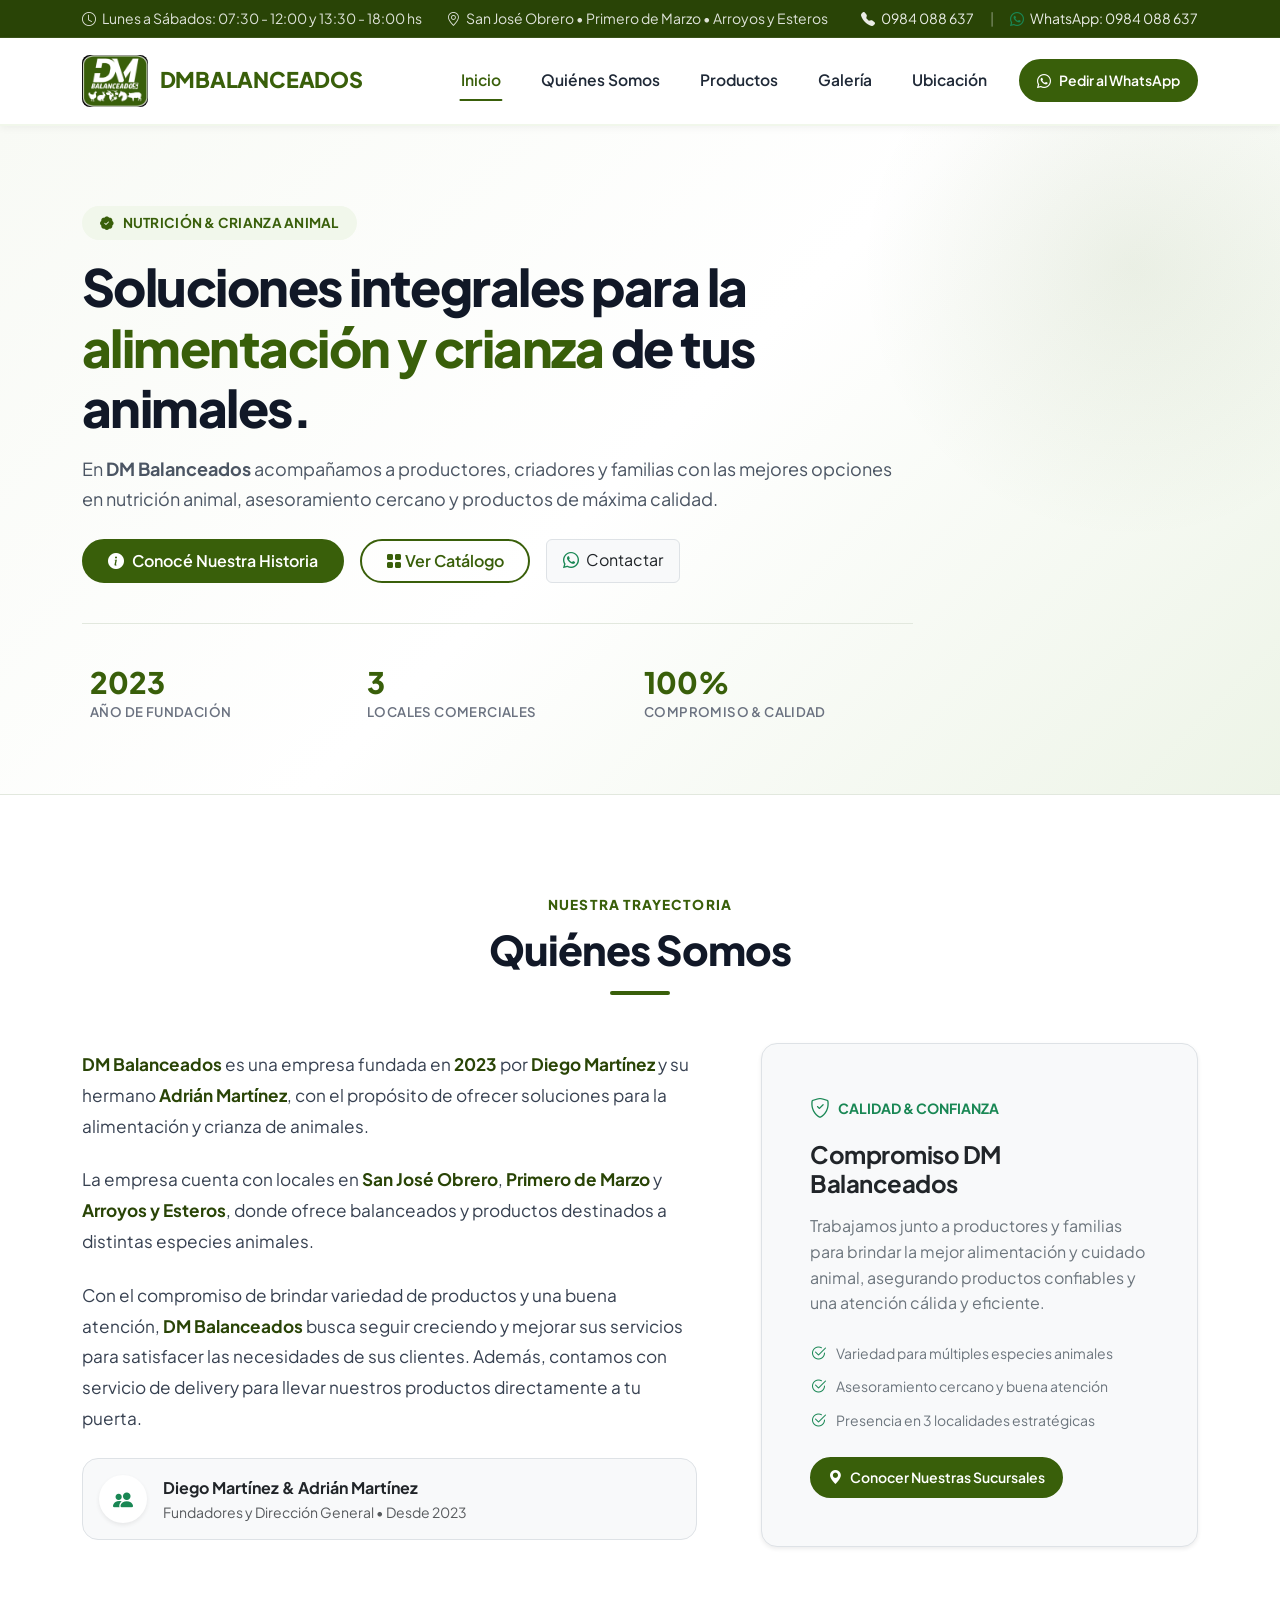
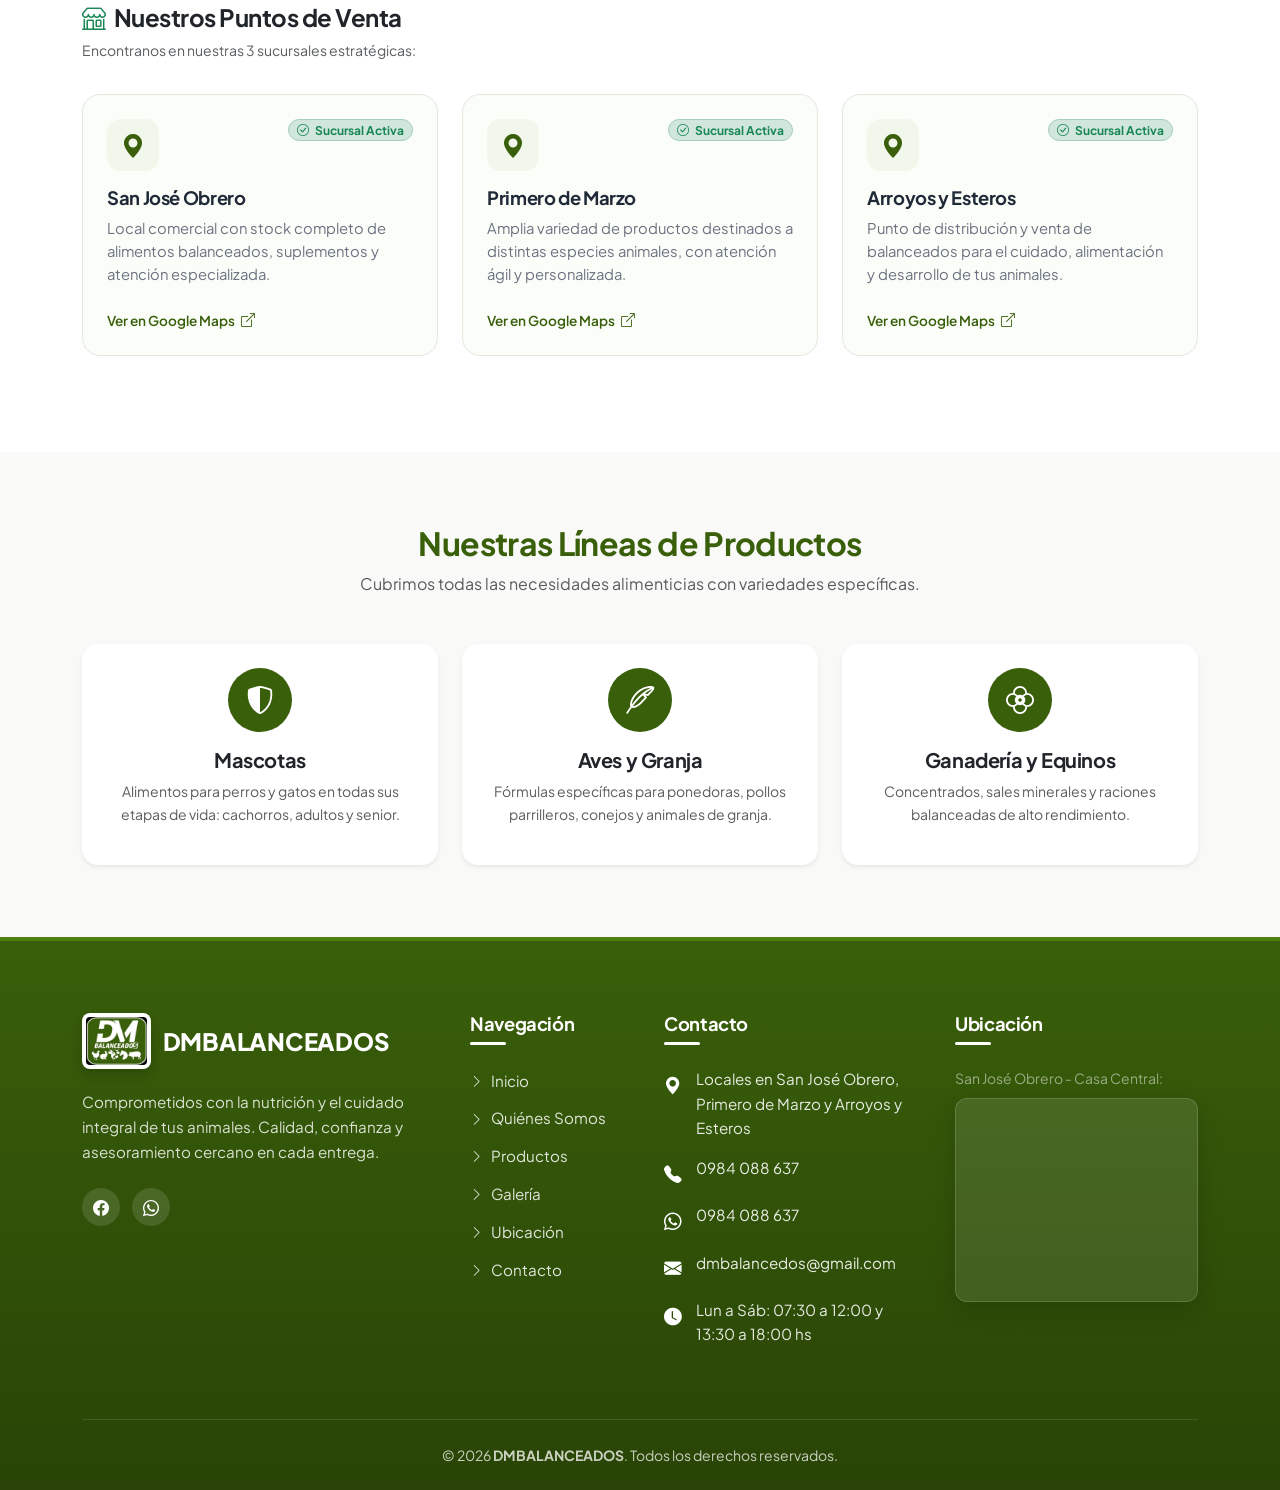
<file: index.html>
<!DOCTYPE html>
<html lang="es">
<head>
  <meta charset="UTF-8">
  <meta name="viewport" content="width=device-width, initial-scale=1.0">
  <meta http-equiv="X-UA-Compatible" content="ie=edge">
  
  <title>dmbalanceados | Nutrición y Balance para tus Animales</title>
  <meta name="description" content="dmbalanceados - Especialistas en alimentos balanceados de alta calidad para animales. Nutrición confiable, distribución y asesoramiento.">
  <meta name="keywords" content="dmbalanceados, alimentos balanceados, nutrición animal, forrajes, alimento mascotas, campo">
  <meta name="theme-color" content="#395F0A">

  <!-- ======================================================================
       Favicons y Manifiesto de Aplicación Web (img/)
       ====================================================================== -->
  <link rel="icon" type="image/x-icon" href="img/favicon.ico">
  <link rel="icon" type="image/svg+xml" href="img/favicon.svg">
  <link rel="icon" type="image/png" sizes="96x96" href="img/favicon-96x96.png">
  <link rel="apple-touch-icon" sizes="180x180" href="img/apple-touch-icon.png">
  <link rel="manifest" href="img/site.webmanifest">

  <!-- ======================================================================
       Fuentes de Google Fonts (Plus Jakarta Sans)
       ====================================================================== -->
  <link rel="preconnect" href="https://fonts.googleapis.com">
  <link rel="preconnect" href="https://fonts.gstatic.com" crossorigin>
  <link href="https://fonts.googleapis.com/css2?family=Plus+Jakarta+Sans:wght@400;500;600;700;800&display=swap" rel="stylesheet">

  <!-- ======================================================================
       Framework CSS: Bootstrap 5.3 y Bootstrap Icons
       ====================================================================== -->
  <link href="https://cdn.jsdelivr.net/npm/bootstrap@5.3.3/dist/css/bootstrap.min.css" rel="stylesheet" integrity="sha384-QWTKZyjpPEjISv5WaRU9OFeRpok6YctnYmDr5pNlyT2bRjXh0JMhjY6hW+ALEwIH" crossorigin="anonymous">
  <link rel="stylesheet" href="https://cdn.jsdelivr.net/npm/bootstrap-icons@1.11.3/font/bootstrap-icons.min.css">

  <!-- ======================================================================
       Hojas de Estilos del Proyecto (General y Específica de Index)
       ====================================================================== -->
  <link rel="stylesheet" href="css/general.css">
  <link rel="stylesheet" href="css/index.css">
</head>

<body>

  <!-- ======================================================================
       TOP BAR (Datos de contacto rápido)
       ====================================================================== -->
  <div class="dm-topbar d-none d-md-block">
    <div class="container">
      <div class="d-flex justify-content-between align-items-center">
        <div class="d-flex align-items-center gap-4">
          <span><i class="bi bi-clock me-1"></i> Lunes a Sábados: 07:30 - 12:00 y 13:30 - 18:00 hs</span>
          <span><i class="bi bi-geo-alt me-1"></i> San José Obrero &bull; Primero de Marzo &bull; Arroyos y Esteros</span>
        </div>
        <div class="d-flex align-items-center gap-3">
          <a href="tel:0984088637" class="text-decoration-none"><i class="bi bi-telephone-fill me-1"></i> 0984 088 637</a>
          <span class="opacity-50">|</span>
          <a href="https://wa.me/595984088637" target="_blank" rel="noopener noreferrer" class="text-decoration-none"><i class="bi bi-whatsapp me-1 text-success"></i> WhatsApp: 0984 088 637</a>
        </div>
      </div>
    </div>
  </div>

  <!-- ======================================================================
       HEADER / NAVBAR PRINCIPAL
       ====================================================================== -->
  <header class="sticky-top">
    <nav class="navbar navbar-expand-lg dm-navbar" id="mainNavbar">
      <div class="container">
        <!-- Logo de la marca -->
        <a class="navbar-brand dm-navbar-brand" href="index.html" aria-label="DMBALANCEADOS inicio">
          <img src="img/logodm.jpeg" alt="Logo DMBALANCEADOS" class="brand-logo" onerror="this.style.display='none'">
          <span class="brand-text">DMBALANCEADOS</span>
        </a>

        <!-- Botón Toggler Responsive para móviles -->
        <button class="navbar-toggler" type="button" data-bs-toggle="collapse" data-bs-target="#dmNavbarCollapse" aria-controls="dmNavbarCollapse" aria-expanded="false" aria-label="Abrir menú de navegación">
          <span class="navbar-toggler-icon"></span>
        </button>

        <!-- Enlaces de Navegación -->
        <div class="collapse navbar-collapse" id="dmNavbarCollapse">
          <ul class="navbar-nav ms-auto mb-2 mb-lg-0 align-items-lg-center gap-lg-2">
            <li class="nav-item">
              <a class="nav-link active" aria-current="page" href="#inicio">Inicio</a>
            </li>
            <li class="nav-item">
              <a class="nav-link" href="#quienes-somos">Quiénes Somos</a>
            </li>
            <li class="nav-item">
              <a class="nav-link" href="productos.html">Productos</a>
            </li>
            <li class="nav-item">
              <a class="nav-link" href="galeria.html">Galería</a>
            </li>
            <li class="nav-item">
              <a class="nav-link" href="#ubicacion">Ubicación</a>
            </li>
            <li class="nav-item ms-lg-2">
              <a class="btn btn-dm-primary btn-sm px-3" href="https://wa.me/595984088637" target="_blank" rel="noopener noreferrer">
                <i class="bi bi-whatsapp"></i> Pedir al WhatsApp
              </a>
            </li>
          </ul>
        </div>
      </div>
    </nav>
  </header>

  <!-- ======================================================================
       CONTENIDO PRINCIPAL
       ====================================================================== -->
  <main id="inicio">
    <!-- ======================================================================
         1. HERO SECTION (Bienvenida, Identidad y Propuesta de Valor)
         ====================================================================== -->
    <section class="dm-hero" id="inicio">
      <div class="container position-relative" style="z-index: 2;">
        <div class="row align-items-center">
          
          <!-- Mensaje de Bienvenida y Acciones -->
          <div class="col-lg-10 col-xl-9">
            <div class="dm-hero-subtitle mb-3">
              <i class="bi bi-patch-check-fill"></i> Nutrición & Crianza Animal
            </div>
            
            <h1 class="dm-hero-title mb-3">
              Soluciones integrales para la <span class="highlight">alimentación y crianza</span> de tus animales.
            </h1>
            
            <p class="dm-hero-desc mb-4">
              En <strong>DM Balanceados</strong> acompañamos a productores, criadores y familias con las mejores opciones en nutrición animal, asesoramiento cercano y productos de máxima calidad.
            </p>
            
            <div class="d-flex flex-wrap gap-3 mb-2">
              <a href="#quienes-somos" class="btn btn-dm-primary px-4 py-2">
                <i class="bi bi-info-circle-fill"></i> Conocé Nuestra Historia
              </a>
              <a href="productos.html" class="btn btn-dm-outline px-4 py-2">
                <i class="bi bi-grid-fill"></i> Ver Catálogo
              </a>
              <a href="https://wa.me/595984088637" target="_blank" rel="noopener noreferrer" class="btn btn-light border px-3 py-2 text-dark">
                <i class="bi bi-whatsapp text-success me-1"></i> Contactar
              </a>
            </div>

            <!-- Métricas / Datos Clave de Confianza -->
            <div class="row dm-hero-stats g-3">
              <div class="col-4">
                <div class="dm-stat-number">2023</div>
                <div class="dm-stat-label">Año de Fundación</div>
              </div>
              <div class="col-4">
                <div class="dm-stat-number">3</div>
                <div class="dm-stat-label">Locales Comerciales</div>
              </div>
              <div class="col-4">
                <div class="dm-stat-number">100%</div>
                <div class="dm-stat-label">Compromiso & Calidad</div>
              </div>
            </div>
          </div>

        </div>
      </div>
    </section>

    <!-- ======================================================================
         2. SECCIÓN QUIÉNES SOMOS (Texto Institucional & Presencia)
         ====================================================================== -->
    <section class="dm-about-section" id="quienes-somos">
      <div class="container">
        
        <!-- Encabezado de la sección -->
        <div class="row justify-content-center text-center mb-5">
          <div class="col-lg-8">
            <span class="dm-section-badge">Nuestra Trayectoria</span>
            <h2 class="dm-section-title mb-3">Quiénes Somos</h2>
            <div class="mx-auto" style="width: 60px; height: 3.5px; background-color: var(--dm-primary); border-radius: 2px;"></div>
          </div>
        </div>

        <!-- Fila Principal: Texto Oficial y Tarjeta de Compromiso -->
        <div class="row align-items-center g-5 mb-5">
          
          <!-- Bloque de Texto Institucional con Formato Tipográfico -->
          <div class="col-lg-7">
            <div class="pe-lg-3">
              <p class="dm-about-text">
                <strong>DM Balanceados</strong> es una empresa fundada en <strong>2023</strong> por <strong>Diego Martínez</strong> y su hermano <strong>Adrián Martínez</strong>, con el propósito de ofrecer soluciones para la alimentación y crianza de animales.
              </p>
              
              <p class="dm-about-text">
                La empresa cuenta con locales en <strong>San José Obrero</strong>, <strong>Primero de Marzo</strong> y <strong>Arroyos y Esteros</strong>, donde ofrece balanceados y productos destinados a distintas especies animales.
              </p>
              
              <p class="dm-about-text mb-4">
                Con el compromiso de brindar variedad de productos y una buena atención, <strong>DM Balanceados</strong> busca seguir creciendo y mejorar sus servicios para satisfacer las necesidades de sus clientes. Además, contamos con servicio de delivery para llevar nuestros productos directamente a tu puerta.
              </p>

              <!-- Mención a los Fundadores -->
              <div class="p-3 bg-light rounded-4 border d-flex align-items-center gap-3">
                <div class="rounded-circle d-flex align-items-center justify-content-center bg-white shadow-sm text-success" style="width: 48px; height: 48px; font-size: 1.25rem;">
                  <i class="bi bi-people-fill"></i>
                </div>
                <div>
                  <div class="fw-bold text-dark">Diego Martínez & Adrián Martínez</div>
                  <div class="small text-muted">Fundadores y Dirección General &bull; Desde 2023</div>
                </div>
              </div>
            </div>
          </div>

          <!-- Bloque Destacado: Compromiso y Calidad -->
          <div class="col-lg-5">
            <div class="p-4 p-lg-5 bg-light rounded-4 border h-100 d-flex flex-column justify-content-center shadow-sm">
              <div class="d-inline-flex align-items-center gap-2 text-success fw-bold small text-uppercase mb-3">
                <i class="bi bi-shield-check fs-5"></i> Calidad & Confianza
              </div>
              <h3 class="h4 fw-bold text-dark mb-3">Compromiso DM Balanceados</h3>
              <p class="text-secondary mb-4">
                Trabajamos junto a productores y familias para brindar la mejor alimentación y cuidado animal, asegurando productos confiables y una atención cálida y eficiente.
              </p>
              <ul class="list-unstyled mb-4 d-flex flex-column gap-2 text-secondary small">
                <li><i class="bi bi-check2-circle text-success me-2 fs-6"></i> Variedad para múltiples especies animales</li>
                <li><i class="bi bi-check2-circle text-success me-2 fs-6"></i> Asesoramiento cercano y buena atención</li>
                <li><i class="bi bi-check2-circle text-success me-2 fs-6"></i> Presencia en 3 localidades estratégicas</li>
              </ul>
              <div>
                <a href="#ubicacion" class="btn btn-dm-primary btn-sm rounded-pill px-3 py-2">
                  <i class="bi bi-geo-alt-fill"></i> Conocer Nuestras Sucursales
                </a>
              </div>
            </div>
          </div>

        </div>

        <!-- Fila de Presencia Territorial: Los 3 Locales Comerciales -->
        <div class="row g-4 pt-2">
          <div class="col-12 mb-2">
            <h3 class="h4 fw-bold text-dark">
              <i class="bi bi-shop me-2 text-success"></i>Nuestros Puntos de Venta
            </h3>
            <p class="text-muted small mb-0">Encontranos en nuestras 3 sucursales estratégicas:</p>
          </div>

          <!-- Local 1: San José Obrero -->
          <div class="col-md-4">
            <a href="https://maps.app.goo.gl/VQvQ1TM4NtziWtEN6" target="_blank" rel="noopener noreferrer" class="dm-feature-box text-decoration-none">
              <div class="d-flex justify-content-between align-items-start mb-3">
                <div class="dm-feature-icon mb-0">
                  <i class="bi bi-geo-alt-fill"></i>
                </div>
                <span class="badge bg-success-subtle text-success border border-success-subtle px-2 py-1 rounded-pill small">
                  <i class="bi bi-check-circle me-1"></i> Sucursal Activa
                </span>
              </div>
              <h4 class="dm-feature-title">San José Obrero</h4>
              <p class="dm-feature-desc">
                Local comercial con stock completo de alimentos balanceados, suplementos y atención especializada.
              </p>
              <div class="dm-feature-action mt-auto pt-2">
                <span>Ver en Google Maps</span>
                <i class="bi bi-box-arrow-up-right"></i>
              </div>
            </a>
          </div>

          <!-- Local 2: Primero de Marzo -->
          <div class="col-md-4">
            <a href="https://maps.app.goo.gl/jB23EHsoYXMemDa96" target="_blank" rel="noopener noreferrer" class="dm-feature-box text-decoration-none">
              <div class="d-flex justify-content-between align-items-start mb-3">
                <div class="dm-feature-icon mb-0">
                  <i class="bi bi-geo-alt-fill"></i>
                </div>
                <span class="badge bg-success-subtle text-success border border-success-subtle px-2 py-1 rounded-pill small">
                  <i class="bi bi-check-circle me-1"></i> Sucursal Activa
                </span>
              </div>
              <h4 class="dm-feature-title">Primero de Marzo</h4>
              <p class="dm-feature-desc">
                Amplia variedad de productos destinados a distintas especies animales, con atención ágil y personalizada.
              </p>
              <div class="dm-feature-action mt-auto pt-2">
                <span>Ver en Google Maps</span>
                <i class="bi bi-box-arrow-up-right"></i>
              </div>
            </a>
          </div>

          <!-- Local 3: Arroyos y Esteros -->
          <div class="col-md-4">
            <a href="https://maps.app.goo.gl/CAYJqabkkzUij7mC6" target="_blank" rel="noopener noreferrer" class="dm-feature-box text-decoration-none">
              <div class="d-flex justify-content-between align-items-start mb-3">
                <div class="dm-feature-icon mb-0">
                  <i class="bi bi-geo-alt-fill"></i>
                </div>
                <span class="badge bg-success-subtle text-success border border-success-subtle px-2 py-1 rounded-pill small">
                  <i class="bi bi-check-circle me-1"></i> Sucursal Activa
                </span>
              </div>
              <h4 class="dm-feature-title">Arroyos y Esteros</h4>
              <p class="dm-feature-desc">
                Punto de distribución y venta de balanceados para el cuidado, alimentación y desarrollo de tus animales.
              </p>
              <div class="dm-feature-action mt-auto pt-2">
                <span>Ver en Google Maps</span>
                <i class="bi bi-box-arrow-up-right"></i>
              </div>
            </a>
          </div>

        </div>

      </div>
    </section>

    <!-- Sección Productos (Ancla para navegación) -->
    <section id="productos" class="py-5" style="background-color: var(--dm-bg-light);">
      <div class="container py-4">
        <div class="text-center max-w-700 mx-auto mb-5">
          <h2 class="fw-bold mb-2" style="color: var(--dm-primary);">Nuestras Líneas de Productos</h2>
          <p class="text-muted">Cubrimos todas las necesidades alimenticias con variedades específicas.</p>
        </div>
        <div class="row g-4">
          <div class="col-md-4">
            <div class="card h-100 border-0 shadow-sm rounded-4 p-4 text-center">
              <div class="mx-auto mb-3 text-white rounded-circle d-flex align-items-center justify-content-center" style="width: 64px; height: 64px; background-color: var(--dm-primary);">
                <i class="bi bi-shield-shaded fs-3"></i>
              </div>
              <h3 class="h5 fw-bold">Mascotas</h3>
              <p class="text-muted small">Alimentos para perros y gatos en todas sus etapas de vida: cachorros, adultos y senior.</p>
            </div>
          </div>
          <div class="col-md-4">
            <div class="card h-100 border-0 shadow-sm rounded-4 p-4 text-center">
              <div class="mx-auto mb-3 text-white rounded-circle d-flex align-items-center justify-content-center" style="width: 64px; height: 64px; background-color: var(--dm-primary);">
                <i class="bi bi-feather fs-3"></i>
              </div>
              <h3 class="h5 fw-bold">Aves y Granja</h3>
              <p class="text-muted small">Fórmulas específicas para ponedoras, pollos parrilleros, conejos y animales de granja.</p>
            </div>
          </div>
          <div class="col-md-4">
            <div class="card h-100 border-0 shadow-sm rounded-4 p-4 text-center">
              <div class="mx-auto mb-3 text-white rounded-circle d-flex align-items-center justify-content-center" style="width: 64px; height: 64px; background-color: var(--dm-primary);">
                <i class="bi bi-flower2 fs-3"></i>
              </div>
              <h3 class="h5 fw-bold">Ganadería y Equinos</h3>
              <p class="text-muted small">Concentrados, sales minerales y raciones balanceadas de alto rendimiento.</p>
            </div>
          </div>
        </div>
      </div>
    </section>
  </main>

  <!-- ======================================================================
       FOOTER GENERAL (Paleta Verde #395F0A y Blanco + Google Maps)
       ====================================================================== -->
  <footer class="dm-footer" id="contacto">
    <div class="container">
      <div class="row g-4 g-lg-5">
        
        <!-- Columna 1: Marca, descripción y redes -->
        <div class="col-lg-4 col-md-6">
          <div class="dm-footer-brand">
            <img src="img/logodm.jpeg" alt="Logo DMBALANCEADOS" onerror="this.style.display='none'">
            <span class="brand-name">DMBALANCEADOS</span>
          </div>
          <p class="dm-footer-text">
            Comprometidos con la nutrición y el cuidado integral de tus animales. Calidad, confianza y asesoramiento cercano en cada entrega.
          </p>
          <div class="dm-social-links">
            <a href="https://www.facebook.com/share/1N8KYf6UJa/?mibextid=wwXIfr" target="_blank" rel="noopener noreferrer" class="dm-social-btn" aria-label="Facebook">
              <i class="bi bi-facebook"></i>
            </a>
            <a href="https://wa.me/595984088637" target="_blank" rel="noopener noreferrer" class="dm-social-btn" aria-label="WhatsApp">
              <i class="bi bi-whatsapp"></i>
            </a>
          </div>
        </div>

        <!-- Columna 2: Enlaces Rápidos de Navegación -->
        <div class="col-lg-2 col-md-6">
          <h4 class="dm-footer-title">Navegación</h4>
          <ul class="dm-footer-links">
            <li><a href="#inicio"><i class="bi bi-chevron-right small"></i> Inicio</a></li>
            <li><a href="#quienes-somos"><i class="bi bi-chevron-right small"></i> Quiénes Somos</a></li>
            <li><a href="productos.html"><i class="bi bi-chevron-right small"></i> Productos</a></li>
            <li><a href="galeria.html"><i class="bi bi-chevron-right small"></i> Galería</a></li>
            <li><a href="#ubicacion"><i class="bi bi-chevron-right small"></i> Ubicación</a></li>
            <li><a href="https://wa.me/595984088637" target="_blank" rel="noopener noreferrer"><i class="bi bi-chevron-right small"></i> Contacto</a></li>
          </ul>
        </div>

        <!-- Columna 3: Información de Contacto -->
        <div class="col-lg-3 col-md-6">
          <h4 class="dm-footer-title">Contacto</h4>
          <ul class="dm-footer-contact">
            <li>
              <i class="bi bi-geo-alt-fill"></i>
              <span>Locales en San José Obrero, Primero de Marzo y Arroyos y Esteros</span>
            </li>
            <li>
              <i class="bi bi-telephone-fill"></i>
              <a href="tel:0984088637">0984 088 637</a>
            </li>
            <li>
              <i class="bi bi-whatsapp"></i>
              <a href="https://wa.me/595984088637" target="_blank" rel="noopener noreferrer">0984 088 637</a>
            </li>
            <li>
              <i class="bi bi-envelope-fill"></i>
              <a href="mailto:dmbalancedos@gmail.com">dmbalancedos@gmail.com</a>
            </li>
            <li>
              <i class="bi bi-clock-fill"></i>
              <span>Lun a Sáb: 07:30 a 12:00 y 13:30 a 18:00 hs</span>
            </li>
          </ul>
        </div>

        <!-- Columna 4: Mapa Embebido de Google Maps -->
        <div class="col-lg-3 col-md-6" id="ubicacion">
          <h4 class="dm-footer-title">Ubicación</h4>
          <p class="small text-white-50 mb-2">San José Obrero - Casa Central:</p>
          <div class="dm-map-wrapper">
            <!-- Ubicación exacta: DM BALANCEADOS - SAN JOSE OBRERO -->
            <iframe 
              src="https://www.google.com/maps/embed?pb=!1m18!1m12!1m3!1d218.811802607535!2d-56.9167553793429!3d-25.17115068359605!2m3!1f0!2f0!3f0!3m2!1i1024!2i768!4f13.1!3m3!1m2!1s0x945e79eb6df4be09%3A0xcade6c4a9165d108!2sDM%20BALANCEADOS%20-%20SAN%20JOSE%20OBRERO!5e1!3m2!1sen!2spy!4v1792183264208!5m2!1sen!2spy" 
              allowfullscreen="" 
              loading="lazy" 
              referrerpolicy="strict-origin-when-cross-origin" 
              title="Ubicación DM BALANCEADOS - SAN JOSE OBRERO">
            </iframe>
          </div>
        </div>

      </div>

      <!-- Barra inferior de Copyright -->
      <div class="dm-footer-bottom text-center">
        <p class="mb-0">
          &copy; <span id="currentYear">2026</span> <strong>DMBALANCEADOS</strong>. Todos los derechos reservados.
        </p>
      </div>
    </div>
  </footer>

  <!-- ======================================================================
       SCRIPTS: Bootstrap 5.3 Bundle & Scripts Base
       ====================================================================== -->
  <script src="https://cdn.jsdelivr.net/npm/bootstrap@5.3.3/dist/js/bootstrap.bundle.min.js" integrity="sha384-YvpcrYf0tY3lHB60NNkmXc5s9fDVZLESaAA55NDzOxhy9GkcIdslK1eN7N6jIeHz" crossorigin="anonymous"></script>
  <script src="js/general.js"></script>
</body>
</html>
</file>
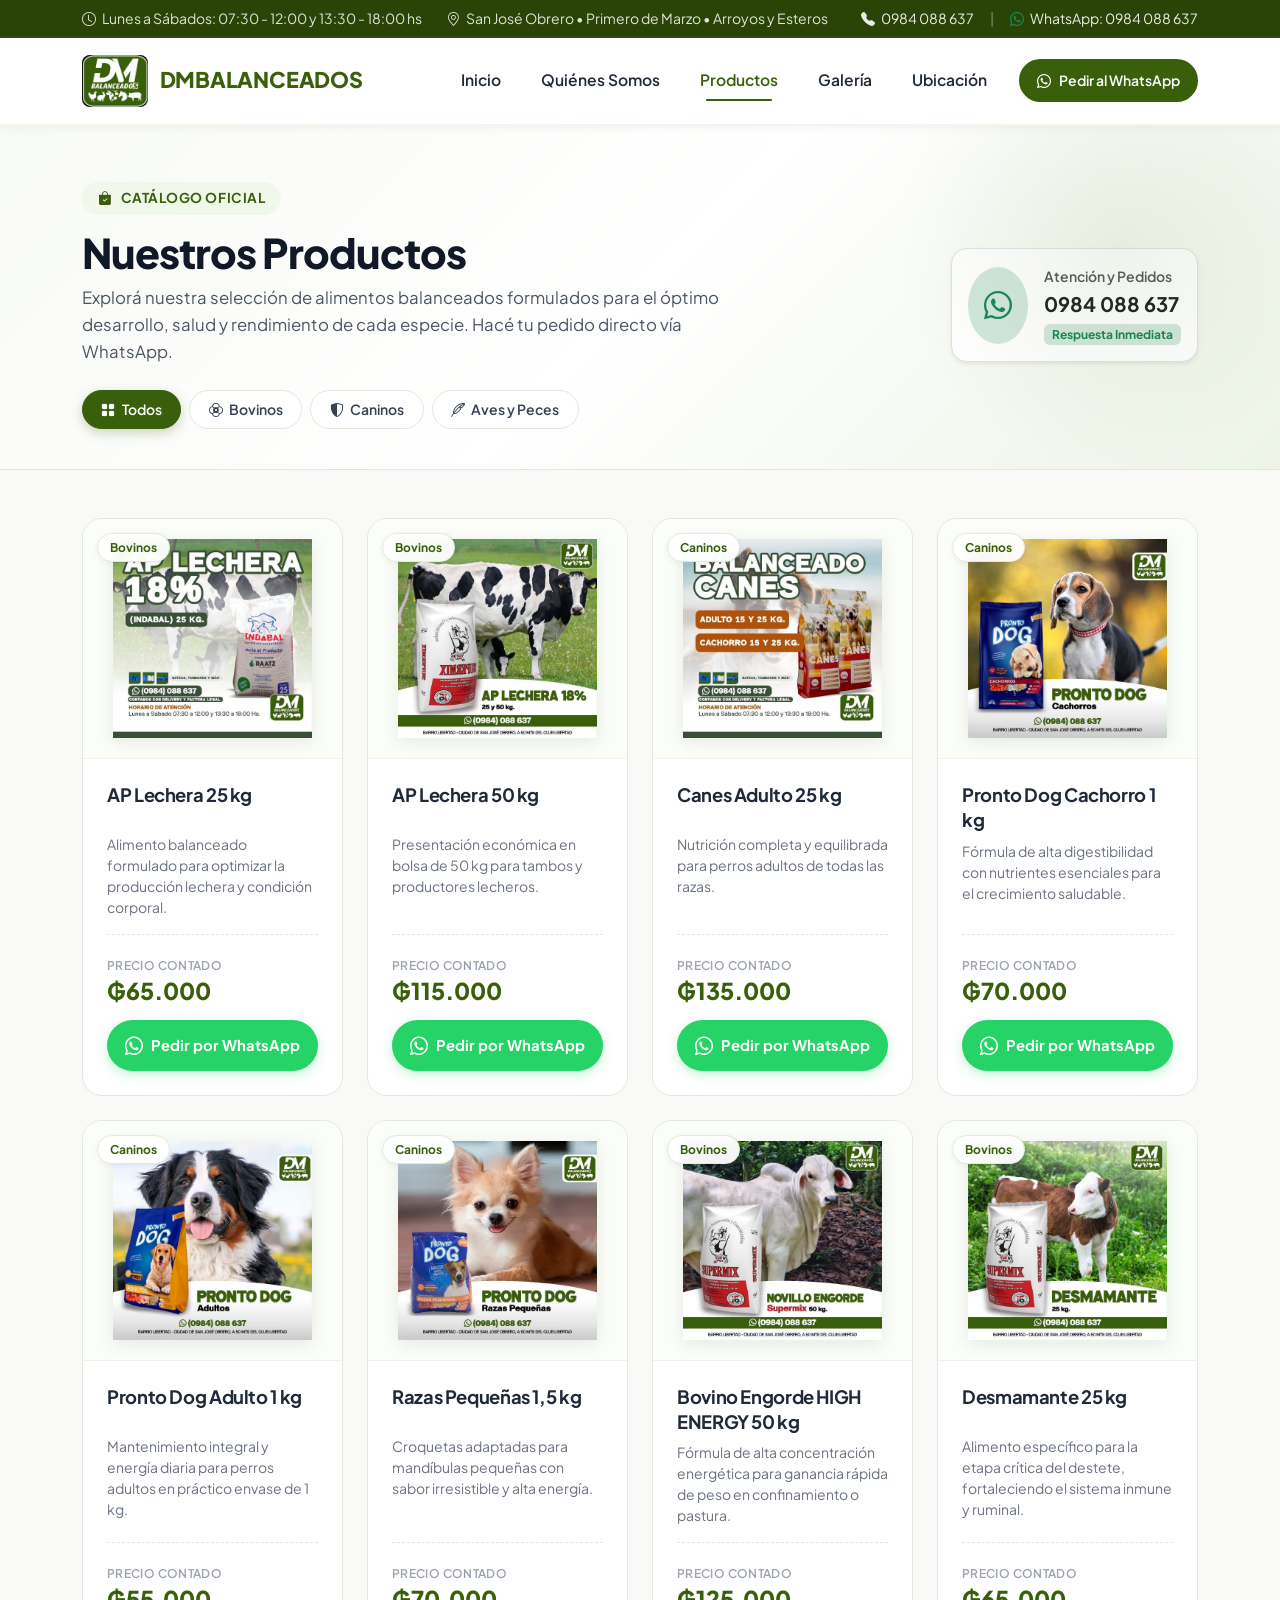
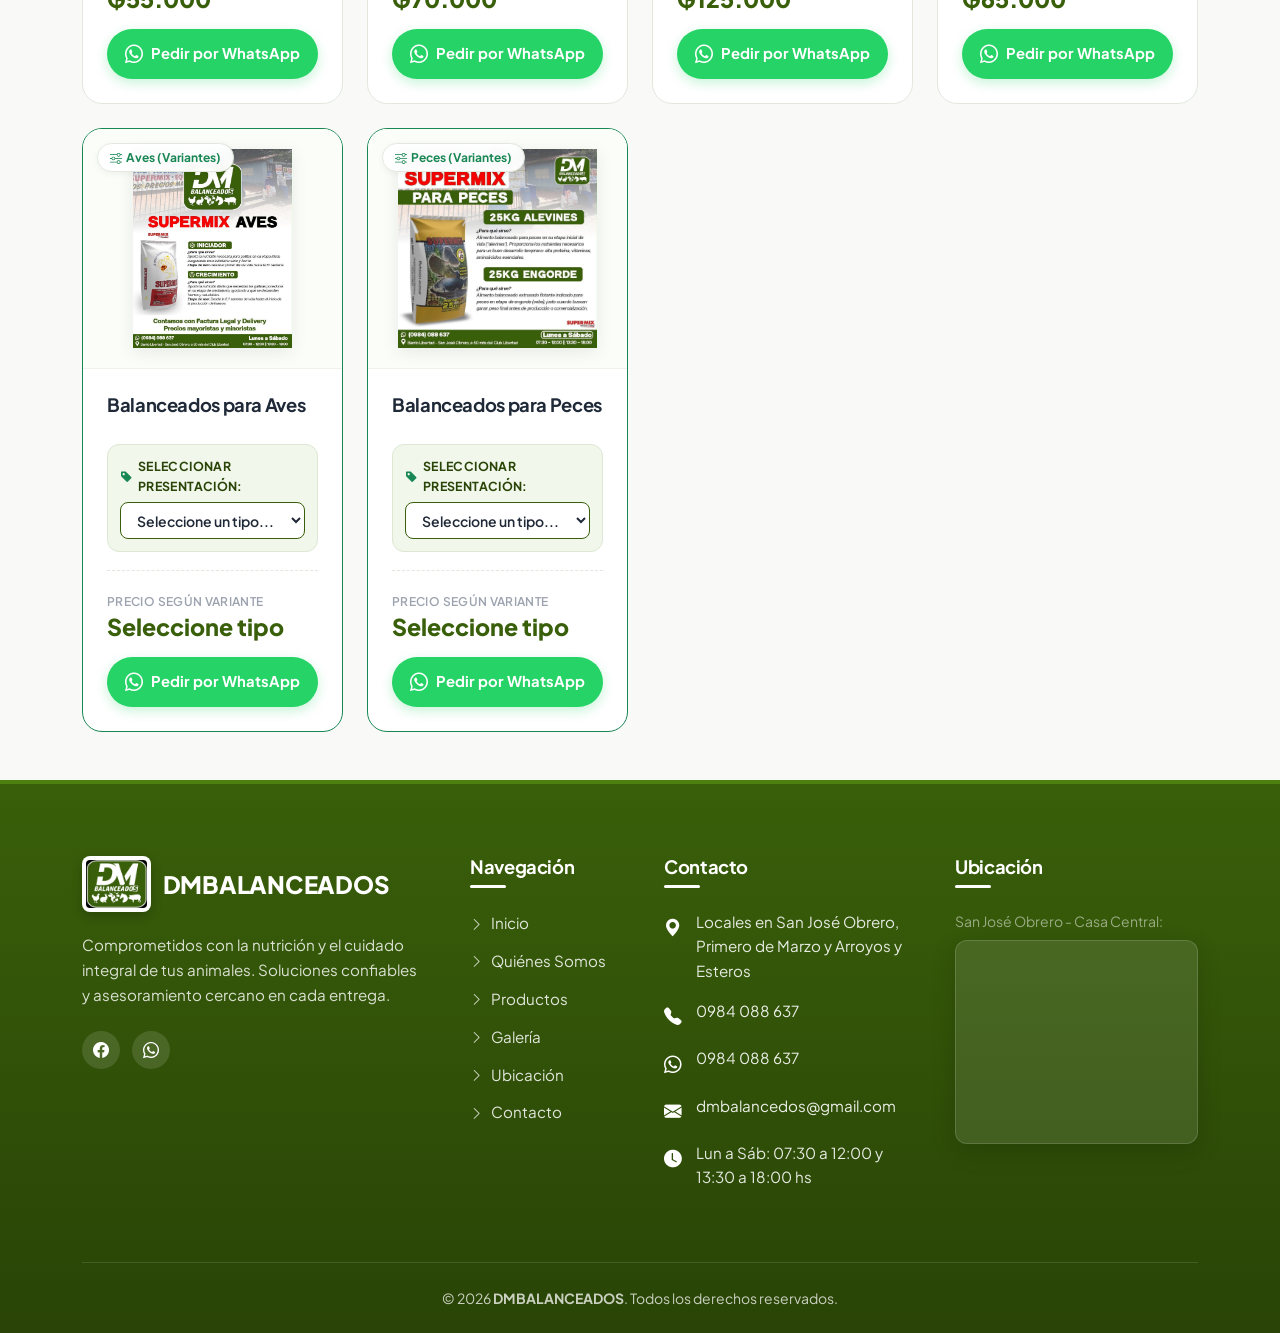
<file: productos.html>
<!DOCTYPE html>
<html lang="es">
<head>
  <meta charset="UTF-8">
  <meta name="viewport" content="width=device-width, initial-scale=1.0">
  <meta http-equiv="X-UA-Compatible" content="ie=edge">
  
  <title>Productos | DMBALANCEADOS - Catálogo y Precios</title>
  <meta name="description" content="Catálogo completo de alimentos balanceados de DMBALANCEADOS. Nutrición animal para bovinos, caninos, aves y peces. Pedidos directos por WhatsApp al 0984088637.">
  <meta name="keywords" content="DMBALANCEADOS, alimentos balanceados, balanceados lechera, canes, pronto dog, novillo engorde, desmamante, aves iniciadas, aves ponedora, peces">
  <meta name="theme-color" content="#395F0A">

  <!-- ======================================================================
       Favicons y Manifiesto de Aplicación Web (img/)
       ====================================================================== -->
  <link rel="icon" type="image/x-icon" href="img/favicon.ico">
  <link rel="icon" type="image/svg+xml" href="img/favicon.svg">
  <link rel="icon" type="image/png" sizes="96x96" href="img/favicon-96x96.png">
  <link rel="apple-touch-icon" sizes="180x180" href="img/apple-touch-icon.png">
  <link rel="manifest" href="img/site.webmanifest">

  <!-- ======================================================================
       Fuentes de Google Fonts (Plus Jakarta Sans)
       ====================================================================== -->
  <link rel="preconnect" href="https://fonts.googleapis.com">
  <link rel="preconnect" href="https://fonts.gstatic.com" crossorigin>
  <link href="https://fonts.googleapis.com/css2?family=Plus+Jakarta+Sans:wght@400;500;600;700;800&display=swap" rel="stylesheet">

  <!-- ======================================================================
       Framework CSS: Bootstrap 5.3 y Bootstrap Icons
       ====================================================================== -->
  <link href="https://cdn.jsdelivr.net/npm/bootstrap@5.3.3/dist/css/bootstrap.min.css" rel="stylesheet" integrity="sha384-QWTKZyjpPEjISv5WaRU9OFeRpok6YctnYmDr5pNlyT2bRjXh0JMhjY6hW+ALEwIH" crossorigin="anonymous">
  <link rel="stylesheet" href="https://cdn.jsdelivr.net/npm/bootstrap-icons@1.11.3/font/bootstrap-icons.min.css">

  <!-- ======================================================================
       Hojas de Estilos del Proyecto (General y Específica de Productos)
       ====================================================================== -->
  <link rel="stylesheet" href="css/general.css">
  <link rel="stylesheet" href="css/productos.css">
</head>

<body>

  <!-- ======================================================================
       TOP BAR (Datos de contacto actualizados: 0984088637)
       ====================================================================== -->
  <div class="dm-topbar d-none d-md-block">
    <div class="container">
      <div class="d-flex justify-content-between align-items-center">
        <div class="d-flex align-items-center gap-4">
          <span><i class="bi bi-clock me-1"></i> Lunes a Sábados: 07:30 - 12:00 y 13:30 - 18:00 hs</span>
          <span><i class="bi bi-geo-alt me-1"></i> San José Obrero &bull; Primero de Marzo &bull; Arroyos y Esteros</span>
        </div>
        <div class="d-flex align-items-center gap-3">
          <a href="tel:0984088637" class="text-decoration-none"><i class="bi bi-telephone-fill me-1"></i> 0984 088 637</a>
          <span class="opacity-50">|</span>
          <a href="https://wa.me/595984088637" target="_blank" rel="noopener noreferrer" class="text-decoration-none">
            <i class="bi bi-whatsapp me-1 text-success"></i> WhatsApp: 0984 088 637
          </a>
        </div>
      </div>
    </div>
  </div>

  <!-- ======================================================================
       HEADER / NAVBAR PRINCIPAL
       ====================================================================== -->
  <header class="sticky-top">
    <nav class="navbar navbar-expand-lg dm-navbar" id="mainNavbar">
      <div class="container">
        <!-- Logo de la marca -->
        <a class="navbar-brand dm-navbar-brand" href="index.html" aria-label="DMBALANCEADOS inicio">
          <img src="img/logodm.jpeg" alt="Logo DMBALANCEADOS" class="brand-logo" onerror="this.style.display='none'">
          <span class="brand-text">DMBALANCEADOS</span>
        </a>

        <!-- Botón Toggler Responsive para móviles -->
        <button class="navbar-toggler" type="button" data-bs-toggle="collapse" data-bs-target="#dmNavbarCollapse" aria-controls="dmNavbarCollapse" aria-expanded="false" aria-label="Abrir menú de navegación">
          <span class="navbar-toggler-icon"></span>
        </button>

        <!-- Enlaces de Navegación -->
        <div class="collapse navbar-collapse" id="dmNavbarCollapse">
          <ul class="navbar-nav ms-auto mb-2 mb-lg-0 align-items-lg-center gap-lg-2">
            <li class="nav-item">
              <a class="nav-link" href="index.html">Inicio</a>
            </li>
            <li class="nav-item">
              <a class="nav-link" href="index.html#quienes-somos">Quiénes Somos</a>
            </li>
            <li class="nav-item">
              <a class="nav-link active" aria-current="page" href="productos.html">Productos</a>
            </li>
            <li class="nav-item">
              <a class="nav-link" href="galeria.html">Galería</a>
            </li>
            <li class="nav-item">
              <a class="nav-link" href="index.html#ubicacion">Ubicación</a>
            </li>
            <li class="nav-item ms-lg-2">
              <a class="btn btn-dm-primary btn-sm px-3" href="https://wa.me/595984088637" target="_blank" rel="noopener noreferrer">
                <i class="bi bi-whatsapp"></i> Pedir al WhatsApp
              </a>
            </li>
          </ul>
        </div>
      </div>
    </nav>
  </header>

  <!-- ======================================================================
       CONTENIDO PRINCIPAL: CATÁLOGO DE PRODUCTOS
       ====================================================================== -->
  <main>
    <!-- Header del Catálogo -->
    <section class="dm-products-header">
      <div class="container">
        <div class="row align-items-center">
          <div class="col-lg-8">
            <div class="page-badge">
              <i class="bi bi-bag-check-fill"></i> Catálogo Oficial
            </div>
            <h1>Nuestros Productos</h1>
            <p>
              Explorá nuestra selección de alimentos balanceados formulados para el óptimo desarrollo, salud y rendimiento de cada especie. Hacé tu pedido directo vía WhatsApp.
            </p>
            
            <!-- Barra de Filtros Rápidos por Categoría -->
            <div class="dm-filter-bar">
              <button type="button" class="dm-filter-btn active" data-filter="all">
                <i class="bi bi-grid-fill"></i> Todos
              </button>
              <button type="button" class="dm-filter-btn" data-filter="bovinos">
                <i class="bi bi-flower2"></i> Bovinos
              </button>
              <button type="button" class="dm-filter-btn" data-filter="caninos">
                <i class="bi bi-shield-shaded"></i> Caninos
              </button>
              <button type="button" class="dm-filter-btn" data-filter="aves-peces">
                <i class="bi bi-feather"></i> Aves y Peces
              </button>
            </div>
          </div>
          
          <div class="col-lg-4 text-lg-end mt-4 mt-lg-0 d-none d-lg-block">
            <div class="p-3 bg-white rounded-4 border shadow-sm d-inline-block text-start">
              <div class="d-flex align-items-center gap-3">
                <div class="rounded-circle bg-success-subtle text-success p-3 d-flex align-items-center justify-content-center">
                  <i class="bi bi-whatsapp fs-3"></i>
                </div>
                <div>
                  <div class="small text-muted fw-semibold">Atención y Pedidos</div>
                  <div class="fw-bold text-dark fs-5">0984 088 637</div>
                  <span class="badge bg-success-subtle text-success">Respuesta Inmediata</span>
                </div>
              </div>
            </div>
          </div>
        </div>
      </div>
    </section>

    <!-- Cuadrícula de Productos -->
    <section class="py-5" style="background-color: var(--dm-bg-light);">
      <div class="container">
        <div class="row row-cols-2 row-cols-md-3 row-cols-xl-4 g-2 g-sm-3 g-lg-4" id="productsGrid">

          <!-- ==============================================================
               PRODUCTO 1: AP Lechera 25 kg
               ============================================================== -->
          <div class="col" data-category="bovinos">
            <div class="dm-product-card">
              <span class="dm-card-badge">Bovinos</span>
              <div class="dm-card-img-wrapper">
                <img src="img/productos/aplechera25kg.jpeg" alt="AP Lechera 25 kg" loading="lazy">
              </div>
              <div class="dm-card-body">
                <h2 class="dm-card-title">AP Lechera 25 kg</h2>
                <p class="dm-card-desc">Alimento balanceado formulado para optimizar la producción lechera y condición corporal.</p>
                <div class="dm-card-footer-box">
                  <span class="dm-price-label">Precio contado</span>
                  <div class="dm-price-value">₲65.000</div>
                  <a href="https://wa.me/595984088637?text=Hola%2C%20me%20interesa%20el%20producto%20AP%20Lechera%2025%20kg%20de%20%E2%82%B265.000." 
                     target="_blank" 
                     rel="noopener noreferrer" 
                     class="btn-whatsapp-order">
                    <i class="bi bi-whatsapp"></i> Pedir por WhatsApp
                  </a>
                </div>
              </div>
            </div>
          </div>

          <!-- ==============================================================
               PRODUCTO 2: AP Lechera 50 kg
               ============================================================== -->
          <div class="col" data-category="bovinos">
            <div class="dm-product-card">
              <span class="dm-card-badge">Bovinos</span>
              <div class="dm-card-img-wrapper">
                <img src="img/productos/aplechera50kg.jpeg" alt="AP Lechera 50 kg" loading="lazy">
              </div>
              <div class="dm-card-body">
                <h2 class="dm-card-title">AP Lechera 50 kg</h2>
                <p class="dm-card-desc">Presentación económica en bolsa de 50 kg para tambos y productores lecheros.</p>
                <div class="dm-card-footer-box">
                  <span class="dm-price-label">Precio contado</span>
                  <div class="dm-price-value">₲115.000</div>
                  <a href="https://wa.me/595984088637?text=Hola%2C%20me%20interesa%20el%20producto%20AP%20Lechera%2050%20kg%20de%20%E2%82%B2115.000." 
                     target="_blank" 
                     rel="noopener noreferrer" 
                     class="btn-whatsapp-order">
                    <i class="bi bi-whatsapp"></i> Pedir por WhatsApp
                  </a>
                </div>
              </div>
            </div>
          </div>

          <!-- ==============================================================
               PRODUCTO 3: Canes Adulto 25 kg
               ============================================================== -->
          <div class="col" data-category="caninos">
            <div class="dm-product-card">
              <span class="dm-card-badge">Caninos</span>
              <div class="dm-card-img-wrapper">
                <img src="img/productos/canes.jpeg" alt="Canes Adulto 25 kg" loading="lazy">
              </div>
              <div class="dm-card-body">
                <h2 class="dm-card-title">Canes Adulto 25 kg</h2>
                <p class="dm-card-desc">Nutrición completa y equilibrada para perros adultos de todas las razas.</p>
                <div class="dm-card-footer-box">
                  <span class="dm-price-label">Precio contado</span>
                  <div class="dm-price-value">₲135.000</div>
                  <a href="https://wa.me/595984088637?text=Hola%2C%20me%20interesa%20el%20producto%20Canes%20Adulto%2025%20kg%20de%20%E2%82%B2135.000." 
                     target="_blank" 
                     rel="noopener noreferrer" 
                     class="btn-whatsapp-order">
                    <i class="bi bi-whatsapp"></i> Pedir por WhatsApp
                  </a>
                </div>
              </div>
            </div>
          </div>

          <!-- ==============================================================
               PRODUCTO 4: Pronto Dog Cachorro 1 kg
               ============================================================== -->
          <div class="col" data-category="caninos">
            <div class="dm-product-card">
              <span class="dm-card-badge">Caninos</span>
              <div class="dm-card-img-wrapper">
                <img src="img/productos/prontocachorro.jpeg" alt="Pronto Dog Cachorro 1 kg" loading="lazy">
              </div>
              <div class="dm-card-body">
                <h2 class="dm-card-title">Pronto Dog Cachorro 1 kg</h2>
                <p class="dm-card-desc">Fórmula de alta digestibilidad con nutrientes esenciales para el crecimiento saludable.</p>
                <div class="dm-card-footer-box">
                  <span class="dm-price-label">Precio contado</span>
                  <div class="dm-price-value">₲70.000</div>
                  <a href="https://wa.me/595984088637?text=Hola%2C%20me%20interesa%20el%20producto%20Pronto%20Dog%20Cachorro%201%20kg%20de%20%E2%82%B270.000." 
                     target="_blank" 
                     rel="noopener noreferrer" 
                     class="btn-whatsapp-order">
                    <i class="bi bi-whatsapp"></i> Pedir por WhatsApp
                  </a>
                </div>
              </div>
            </div>
          </div>

          <!-- ==============================================================
               PRODUCTO 5: Pronto Dog Adulto 1 kg
               ============================================================== -->
          <div class="col" data-category="caninos">
            <div class="dm-product-card">
              <span class="dm-card-badge">Caninos</span>
              <div class="dm-card-img-wrapper">
                <img src="img/productos/prontoadultos.jpeg" alt="Pronto Dog Adulto 1 kg" loading="lazy">
              </div>
              <div class="dm-card-body">
                <h2 class="dm-card-title">Pronto Dog Adulto 1 kg</h2>
                <p class="dm-card-desc">Mantenimiento integral y energía diaria para perros adultos en práctico envase de 1 kg.</p>
                <div class="dm-card-footer-box">
                  <span class="dm-price-label">Precio contado</span>
                  <div class="dm-price-value">₲55.000</div>
                  <a href="https://wa.me/595984088637?text=Hola%2C%20me%20interesa%20el%20producto%20Pronto%20Dog%20Adulto%201%20kg%20de%20%E2%82%B255.000." 
                     target="_blank" 
                     rel="noopener noreferrer" 
                     class="btn-whatsapp-order">
                    <i class="bi bi-whatsapp"></i> Pedir por WhatsApp
                  </a>
                </div>
              </div>
            </div>
          </div>

          <!-- ==============================================================
               PRODUCTO 6: Razas Pequeñas 1,5 kg
               ============================================================== -->
          <div class="col" data-category="caninos">
            <div class="dm-product-card">
              <span class="dm-card-badge">Caninos</span>
              <div class="dm-card-img-wrapper">
                <img src="img/productos/prontorazapeque.jpeg" alt="Razas Pequeñas 1,5 kg" loading="lazy">
              </div>
              <div class="dm-card-body">
                <h2 class="dm-card-title">Razas Pequeñas 1,5 kg</h2>
                <p class="dm-card-desc">Croquetas adaptadas para mandíbulas pequeñas con sabor irresistible y alta energía.</p>
                <div class="dm-card-footer-box">
                  <span class="dm-price-label">Precio contado</span>
                  <div class="dm-price-value">₲70.000</div>
                  <a href="https://wa.me/595984088637?text=Hola%2C%20me%20interesa%20el%20producto%20Razas%20Peque%C3%B1as%201%2C5%20kg%20de%20%E2%82%B270.000." 
                     target="_blank" 
                     rel="noopener noreferrer" 
                     class="btn-whatsapp-order">
                    <i class="bi bi-whatsapp"></i> Pedir por WhatsApp
                  </a>
                </div>
              </div>
            </div>
          </div>

          <!-- ==============================================================
               PRODUCTO 7: Bovino Engorde HIGH ENERGY 50 kg
               ============================================================== -->
          <div class="col" data-category="bovinos">
            <div class="dm-product-card">
              <span class="dm-card-badge">Bovinos</span>
              <div class="dm-card-img-wrapper">
                <img src="img/productos/novilloengorde.jpeg" alt="Bovino Engorde HIGH ENERGY 50 kg" loading="lazy">
              </div>
              <div class="dm-card-body">
                <h2 class="dm-card-title">Bovino Engorde HIGH ENERGY 50 kg</h2>
                <p class="dm-card-desc">Fórmula de alta concentración energética para ganancia rápida de peso en confinamiento o pastura.</p>
                <div class="dm-card-footer-box">
                  <span class="dm-price-label">Precio contado</span>
                  <div class="dm-price-value">₲125.000</div>
                  <a href="https://wa.me/595984088637?text=Hola%2C%20me%20interesa%20el%20producto%20Bovino%20Engorde%20HIGH%20ENERGY%2050%20kg%20de%20%E2%82%B2125.000." 
                     target="_blank" 
                     rel="noopener noreferrer" 
                     class="btn-whatsapp-order">
                    <i class="bi bi-whatsapp"></i> Pedir por WhatsApp
                  </a>
                </div>
              </div>
            </div>
          </div>

          <!-- ==============================================================
               PRODUCTO 8: Desmamante 25 kg
               ============================================================== -->
          <div class="col" data-category="bovinos">
            <div class="dm-product-card">
              <span class="dm-card-badge">Bovinos</span>
              <div class="dm-card-img-wrapper">
                <img src="img/productos/desmamante.jpeg" alt="Desmamante 25 kg" loading="lazy">
              </div>
              <div class="dm-card-body">
                <h2 class="dm-card-title">Desmamante 25 kg</h2>
                <p class="dm-card-desc">Alimento específico para la etapa crítica del destete, fortaleciendo el sistema inmune y ruminal.</p>
                <div class="dm-card-footer-box">
                  <span class="dm-price-label">Precio contado</span>
                  <div class="dm-price-value">₲65.000</div>
                  <a href="https://wa.me/595984088637?text=Hola%2C%20me%20interesa%20el%20producto%20Desmamante%2025%20kg%20de%20%E2%82%B265.000." 
                     target="_blank" 
                     rel="noopener noreferrer" 
                     class="btn-whatsapp-order">
                    <i class="bi bi-whatsapp"></i> Pedir por WhatsApp
                  </a>
                </div>
              </div>
            </div>
          </div>

          <!-- ==============================================================
               PRODUCTO 9 (DINÁMICO): Aves (Iniciadas / Ponedora)
               ============================================================== -->
          <div class="col" data-category="aves-peces">
            <div class="dm-product-card border-success" data-dynamic-card="true">
              <span class="dm-card-badge text-success"><i class="bi bi-sliders me-1"></i>Aves (Variantes)</span>
              <div class="dm-card-img-wrapper">
                <img src="img/productos/aves.jpeg" alt="Alimento para Aves" loading="lazy">
              </div>
              <div class="dm-card-body">
                <h2 class="dm-card-title">Balanceados para Aves</h2>
                
                <!-- Selector Dinámico de Variantes -->
                <div class="dm-variant-group">
                  <label class="dm-variant-label" for="selectAves">
                    <i class="bi bi-tag-fill text-success"></i> Seleccionar Presentación:
                  </label>
                  <select class="dm-variant-select" id="selectAves" aria-label="Elegir variante de Aves">
                    <option value="" selected disabled>Seleccione un tipo...</option>
                    <option value="iniciadas" data-name="Aves Iniciadas 25 kg" data-price="₲90.000">
                      Aves Iniciadas 25 kg — ₲90.000
                    </option>
                    <option value="ponedora" data-name="Aves Ponedora 25 kg" data-price="₲75.000">
                      Aves Ponedora 25 kg — ₲75.000
                    </option>
                  </select>
                </div>

                <div class="dm-card-footer-box">
                  <span class="dm-price-label">Precio según variante</span>
                  <div class="dm-price-value is-empty">Seleccione tipo</div>
                  <a href="#" 
                     class="btn-whatsapp-order">
                    <i class="bi bi-whatsapp"></i> Pedir por WhatsApp
                  </a>
                </div>
              </div>
            </div>
          </div>

          <!-- ==============================================================
               PRODUCTO 10 (DINÁMICO): Peces (Crecimiento / Engorde)
               ============================================================== -->
          <div class="col" data-category="aves-peces">
            <div class="dm-product-card border-success" data-dynamic-card="true">
              <span class="dm-card-badge text-success"><i class="bi bi-sliders me-1"></i>Peces (Variantes)</span>
              <div class="dm-card-img-wrapper">
                <img src="img/productos/peces.jpeg" alt="Alimento para Peces" loading="lazy">
              </div>
              <div class="dm-card-body">
                <h2 class="dm-card-title">Balanceados para Peces</h2>
                
                <!-- Selector Dinámico de Variantes -->
                <div class="dm-variant-group">
                  <label class="dm-variant-label" for="selectPeces">
                    <i class="bi bi-tag-fill text-success"></i> Seleccionar Presentación:
                  </label>
                  <select class="dm-variant-select" id="selectPeces" aria-label="Elegir variante de Peces">
                    <option value="" selected disabled>Seleccione un tipo...</option>
                    <option value="crecimiento" data-name="Pez Crecimiento 25 kg" data-price="₲110.000">
                      Pez Crecimiento 25 kg — ₲110.000
                    </option>
                    <option value="engorde" data-name="Pez Engorde 25 kg" data-price="₲105.000">
                      Pez Engorde 25 kg — ₲105.000
                    </option>
                  </select>
                </div>

                <div class="dm-card-footer-box">
                  <span class="dm-price-label">Precio según variante</span>
                  <div class="dm-price-value is-empty">Seleccione tipo</div>
                  <a href="#" 
                     class="btn-whatsapp-order">
                    <i class="bi bi-whatsapp"></i> Pedir por WhatsApp
                  </a>
                </div>
              </div>
            </div>
          </div>

        </div>

      </div>
    </section>
  </main>

  <!-- ======================================================================
       FOOTER GENERAL (Paleta Verde #395F0A y Blanco + Google Maps)
       ====================================================================== -->
  <footer class="dm-footer" id="contacto">
    <div class="container">
      <div class="row g-4 g-lg-5">
        
        <!-- Columna 1: Marca, descripción y redes -->
        <div class="col-lg-4 col-md-6">
          <div class="dm-footer-brand">
            <img src="img/logodm.jpeg" alt="Logo DMBALANCEADOS" onerror="this.style.display='none'">
            <span class="brand-name">DMBALANCEADOS</span>
          </div>
          <p class="dm-footer-text">
            Comprometidos con la nutrición y el cuidado integral de tus animales. Soluciones confiables y asesoramiento cercano en cada entrega.
          </p>
          <div class="dm-social-links">
            <a href="https://www.facebook.com/share/1N8KYf6UJa/?mibextid=wwXIfr" target="_blank" rel="noopener noreferrer" class="dm-social-btn" aria-label="Facebook">
              <i class="bi bi-facebook"></i>
            </a>
            <a href="https://wa.me/595984088637" target="_blank" rel="noopener noreferrer" class="dm-social-btn" aria-label="WhatsApp">
              <i class="bi bi-whatsapp"></i>
            </a>
          </div>
        </div>

        <!-- Columna 2: Enlaces Rápidos de Navegación -->
        <div class="col-lg-2 col-md-6">
          <h4 class="dm-footer-title">Navegación</h4>
          <ul class="dm-footer-links">
            <li><a href="index.html"><i class="bi bi-chevron-right small"></i> Inicio</a></li>
            <li><a href="index.html#quienes-somos"><i class="bi bi-chevron-right small"></i> Quiénes Somos</a></li>
            <li><a href="productos.html"><i class="bi bi-chevron-right small"></i> Productos</a></li>
            <li><a href="galeria.html"><i class="bi bi-chevron-right small"></i> Galería</a></li>
            <li><a href="index.html#ubicacion"><i class="bi bi-chevron-right small"></i> Ubicación</a></li>
            <li><a href="https://wa.me/595984088637" target="_blank" rel="noopener noreferrer"><i class="bi bi-chevron-right small"></i> Contacto</a></li>
          </ul>
        </div>

        <!-- Columna 3: Información de Contacto Actualizada al 0984088637 -->
        <div class="col-lg-3 col-md-6">
          <h4 class="dm-footer-title">Contacto</h4>
          <ul class="dm-footer-contact">
            <li>
              <i class="bi bi-geo-alt-fill"></i>
              <span>Locales en San José Obrero, Primero de Marzo y Arroyos y Esteros</span>
            </li>
            <li>
              <i class="bi bi-telephone-fill"></i>
              <a href="tel:0984088637">0984 088 637</a>
            </li>
            <li>
              <i class="bi bi-whatsapp"></i>
              <a href="https://wa.me/595984088637" target="_blank" rel="noopener noreferrer">0984 088 637</a>
            </li>
            <li>
              <i class="bi bi-envelope-fill"></i>
              <a href="mailto:dmbalancedos@gmail.com">dmbalancedos@gmail.com</a>
            </li>
            <li>
              <i class="bi bi-clock-fill"></i>
              <span>Lun a Sáb: 07:30 a 12:00 y 13:30 a 18:00 hs</span>
            </li>
          </ul>
        </div>

        <!-- Columna 4: Mapa Embebido de Google Maps -->
        <div class="col-lg-3 col-md-6" id="ubicacion">
          <h4 class="dm-footer-title">Ubicación</h4>
          <p class="small text-white-50 mb-2">San José Obrero - Casa Central:</p>
          <div class="dm-map-wrapper">
            <!-- Ubicación exacta: DM BALANCEADOS - SAN JOSE OBRERO -->
            <iframe 
              src="https://www.google.com/maps/embed?pb=!1m18!1m12!1m3!1d218.811802607535!2d-56.9167553793429!3d-25.17115068359605!2m3!1f0!2f0!3f0!3m2!1i1024!2i768!4f13.1!3m3!1m2!1s0x945e79eb6df4be09%3A0xcade6c4a9165d108!2sDM%20BALANCEADOS%20-%20SAN%20JOSE%20OBRERO!5e1!3m2!1sen!2spy!4v1792183264208!5m2!1sen!2spy" 
              allowfullscreen="" 
              loading="lazy" 
              referrerpolicy="strict-origin-when-cross-origin" 
              title="Ubicación DM BALANCEADOS - SAN JOSE OBRERO">
            </iframe>
          </div>
        </div>

      </div>

      <!-- Barra inferior de Copyright -->
      <div class="dm-footer-bottom text-center">
        <p class="mb-0">
          &copy; <span id="currentYear">2026</span> <strong>DMBALANCEADOS</strong>. Todos los derechos reservados.
        </p>
      </div>
    </div>
  </footer>

  <!-- ======================================================================
       SCRIPTS: Bootstrap 5.3 Bundle & Scripts de Productos
       ====================================================================== -->
  <script src="https://cdn.jsdelivr.net/npm/bootstrap@5.3.3/dist/js/bootstrap.bundle.min.js" integrity="sha384-YvpcrYf0tY3lHB60NNkmXc5s9fDVZLESaAA55NDzOxhy9GkcIdslK1eN7N6jIeHz" crossorigin="anonymous"></script>
  <script src="js/general.js"></script>
  <script src="js/productos.js"></script>
</body>
</html>
</file>
<file: css/general.css>
/* ==========================================================================
   dmbalanceados - Estilos Generales (css/general.css)
   Paleta principal: Verde (#395F0A) y Blanco (#FFFFFF)
   ========================================================================== */

/* --------------------------------------------------------------------------
   1. Variables CSS y Tokens de Diseño
   -------------------------------------------------------------------------- */
:root {
  --dm-primary: #395F0A;
  --dm-primary-dark: #294406;
  --dm-primary-light: #4E8010;
  --dm-primary-soft: #F1F7EB;
  --dm-primary-glow: rgba(57, 95, 10, 0.25);
  
  --dm-white: #FFFFFF;
  --dm-bg-light: #F9FAF7;
  --dm-border-color: #E2E8DE;
  
  --dm-text-main: #1F2937;
  --dm-text-muted: #6B7280;
  --dm-text-light: #F3F4F6;
  
  --dm-font-primary: 'Plus Jakarta Sans', system-ui, -apple-system, BlinkMacSystemFont, 'Segoe UI', Roboto, sans-serif;
  --dm-transition: all 0.3s cubic-bezier(0.4, 0, 0.2, 1);
  --dm-shadow-sm: 0 2px 8px rgba(0, 0, 0, 0.05);
  --dm-shadow-md: 0 8px 24px rgba(57, 95, 10, 0.08);
  --dm-shadow-lg: 0 16px 32px rgba(0, 0, 0, 0.12);
}

/* --------------------------------------------------------------------------
   2. Reset y Configuración Base
   -------------------------------------------------------------------------- */
*, *::before, *::after {
  box-sizing: border-box;
}

html {
  scroll-behavior: smooth;
  font-size: 16px;
  overflow-x: clip;
  max-width: 100%;
}

body {
  font-family: var(--dm-font-primary);
  color: var(--dm-text-main);
  background-color: var(--dm-white);
  line-height: 1.6;
  min-height: 100vh;
  display: flex;
  flex-direction: column;
  overflow-x: clip;
  max-width: 100%;
  width: 100%;
}

img, picture, svg, video {
  max-width: 100%;
  height: auto;
}

main {
  flex: 1 0 auto;
  width: 100%;
}

/* Tipografía */
h1, h2, h3, h4, h5, h6 {
  font-weight: 700;
  color: var(--dm-text-main);
  letter-spacing: -0.02em;
}

a {
  color: var(--dm-primary);
  text-decoration: none;
  transition: var(--dm-transition);
}

a:hover {
  color: var(--dm-primary-dark);
}

/* --------------------------------------------------------------------------
   3. Top Bar Informativa (Opcional pero Recomendada)
   -------------------------------------------------------------------------- */
.dm-topbar {
  background-color: var(--dm-primary-dark);
  color: rgba(255, 255, 255, 0.85);
  font-size: 0.875rem;
  padding: 0.45rem 0;
  border-bottom: 1px solid rgba(255, 255, 255, 0.08);
}

.dm-topbar a {
  color: rgba(255, 255, 255, 0.9);
}

.dm-topbar a:hover {
  color: var(--dm-white);
}

/* --------------------------------------------------------------------------
   4. Navbar / Header Principal Sticky (Siempre Visible al Scroll)
   -------------------------------------------------------------------------- */
header.sticky-top {
  position: -webkit-sticky;
  position: sticky;
  top: 0;
  z-index: 1030;
  background-color: var(--dm-white);
  width: 100%;
  transition: var(--dm-transition);
}

.dm-navbar {
  background-color: var(--dm-white);
  box-shadow: var(--dm-shadow-sm);
  padding: 0.75rem 0;
  transition: var(--dm-transition);
  border-bottom: 2px solid var(--dm-primary-soft);
}

.dm-navbar.scrolled {
  box-shadow: var(--dm-shadow-md);
  padding: 0.5rem 0;
}

/* Brand / Logo */
.dm-navbar-brand {
  display: flex;
  align-items: center;
  gap: 0.75rem;
  font-weight: 800;
  font-size: 1.35rem;
  color: var(--dm-primary);
  letter-spacing: -0.01em;
  text-transform: uppercase;
}

.dm-navbar-brand:hover {
  color: var(--dm-primary-dark);
}

.dm-navbar-brand .brand-logo {
  max-height: 52px;
  width: auto;
  object-fit: contain;
  border-radius: 8px;
  transition: transform 0.3s ease;
}

.dm-navbar-brand:hover .brand-logo {
  transform: scale(1.03);
}

.dm-navbar-brand .brand-text span {
  color: var(--dm-text-main);
}

/* Enlaces de Navegación */
.dm-navbar .nav-link {
  color: var(--dm-text-main);
  font-weight: 600;
  font-size: 0.975rem;
  padding: 0.5rem 1rem !important;
  position: relative;
  transition: var(--dm-transition);
}

.dm-navbar .nav-link::after {
  content: '';
  position: absolute;
  width: 0;
  height: 2.5px;
  bottom: 0px;
  left: 50%;
  transform: translateX(-50%);
  background-color: var(--dm-primary);
  border-radius: 2px;
  transition: width 0.3s ease;
}

.dm-navbar .nav-link:hover,
.dm-navbar .nav-link.active {
  color: var(--dm-primary);
}

.dm-navbar .nav-link:hover::after,
.dm-navbar .nav-link.active::after {
  width: 60%;
}

/* Botón CTA en el Navbar */
.btn-dm-primary {
  background-color: var(--dm-primary);
  color: var(--dm-white) !important;
  font-weight: 600;
  padding: 0.55rem 1.35rem;
  border-radius: 50px;
  border: 2px solid var(--dm-primary);
  transition: var(--dm-transition);
  display: inline-flex;
  align-items: center;
  gap: 0.5rem;
}

.btn-dm-primary:hover {
  background-color: var(--dm-primary-dark);
  border-color: var(--dm-primary-dark);
  transform: translateY(-2px);
  box-shadow: 0 4px 14px var(--dm-primary-glow);
}

.btn-dm-outline {
  background-color: transparent;
  color: var(--dm-primary) !important;
  font-weight: 600;
  padding: 0.55rem 1.35rem;
  border-radius: 50px;
  border: 2px solid var(--dm-primary);
  transition: var(--dm-transition);
}

.btn-dm-outline:hover {
  background-color: var(--dm-primary);
  color: var(--dm-white) !important;
}

/* Toggler de menú responsive */
.dm-navbar .navbar-toggler {
  border: 1px solid var(--dm-primary-soft);
  color: var(--dm-primary);
  padding: 0.4rem 0.65rem;
  border-radius: 8px;
}

.dm-navbar .navbar-toggler:focus {
  box-shadow: 0 0 0 3px var(--dm-primary-glow);
}

.dm-navbar .navbar-toggler-icon {
  filter: invert(30%) sepia(85%) saturate(550%) hue-rotate(50deg) brightness(85%) contrast(100%);
}

/* --------------------------------------------------------------------------
   5. Sección Hero Demo (Para visualización del index)
   -------------------------------------------------------------------------- */
.dm-hero-section {
  background: linear-gradient(135deg, var(--dm-bg-light) 0%, #FFFFFF 100%);
  padding: 5rem 0 4rem;
  border-bottom: 1px solid var(--dm-border-color);
  position: relative;
  overflow: hidden;
}

.dm-hero-section::before {
  content: '';
  position: absolute;
  top: -10%;
  right: -5%;
  width: 400px;
  height: 400px;
  border-radius: 50%;
  background: radial-gradient(circle, var(--dm-primary-soft) 0%, transparent 70%);
  z-index: 0;
  pointer-events: none;
}

.dm-badge-pill {
  background-color: var(--dm-primary-soft);
  color: var(--dm-primary);
  font-weight: 700;
  font-size: 0.85rem;
  padding: 0.4rem 1rem;
  border-radius: 50px;
  display: inline-flex;
  align-items: center;
  gap: 0.5rem;
  margin-bottom: 1rem;
}

/* --------------------------------------------------------------------------
   6. Footer General
   -------------------------------------------------------------------------- */
.dm-footer {
  background: linear-gradient(180deg, var(--dm-primary) 0%, var(--dm-primary-dark) 100%);
  color: var(--dm-white);
  padding-top: 4.5rem;
  border-top: 4px solid var(--dm-primary-light);
  position: relative;
}

/* Logo y Texto de Marca en Footer */
.dm-footer-brand {
  display: flex;
  align-items: center;
  gap: 0.75rem;
  margin-bottom: 1.25rem;
}

.dm-footer-brand img {
  max-height: 56px;
  background-color: var(--dm-white);
  padding: 4px;
  border-radius: 8px;
  box-shadow: 0 4px 12px rgba(0, 0, 0, 0.2);
}

.dm-footer-brand .brand-name {
  font-size: 1.5rem;
  font-weight: 800;
  color: var(--dm-white);
  letter-spacing: -0.01em;
  text-transform: uppercase;
}

.dm-footer-text {
  color: rgba(255, 255, 255, 0.82);
  font-size: 0.95rem;
  margin-bottom: 1.5rem;
  line-height: 1.65;
}

/* Títulos de Columnas */
.dm-footer-title {
  color: var(--dm-white);
  font-size: 1.15rem;
  font-weight: 700;
  margin-bottom: 1.4rem;
  position: relative;
  padding-bottom: 0.6rem;
}

.dm-footer-title::after {
  content: '';
  position: absolute;
  left: 0;
  bottom: 0;
  width: 36px;
  height: 3px;
  background-color: var(--dm-white);
  border-radius: 2px;
}

/* Enlaces del Footer */
.dm-footer-links {
  list-style: none;
  padding: 0;
  margin: 0;
}

.dm-footer-links li {
  margin-bottom: 0.75rem;
}

.dm-footer-links a {
  color: rgba(255, 255, 255, 0.85);
  font-size: 0.95rem;
  display: inline-flex;
  align-items: center;
  gap: 0.5rem;
  transition: var(--dm-transition);
}

.dm-footer-links a:hover {
  color: var(--dm-white);
  transform: translateX(5px);
}

/* Lista de Contacto */
.dm-footer-contact {
  list-style: none;
  padding: 0;
  margin: 0;
}

.dm-footer-contact li {
  display: flex;
  align-items: flex-start;
  gap: 0.85rem;
  margin-bottom: 1rem;
  color: rgba(255, 255, 255, 0.88);
  font-size: 0.95rem;
}

.dm-footer-contact li i {
  color: var(--dm-white);
  font-size: 1.1rem;
  margin-top: 0.2rem;
  flex-shrink: 0;
}

.dm-footer-contact a {
  color: rgba(255, 255, 255, 0.9);
}

.dm-footer-contact a:hover {
  color: var(--dm-white);
  text-decoration: underline;
}

/* Mapa Embebido */
.dm-map-wrapper {
  background-color: rgba(255, 255, 255, 0.1);
  padding: 6px;
  border-radius: 12px;
  border: 1px solid rgba(255, 255, 255, 0.15);
  box-shadow: 0 8px 24px rgba(0, 0, 0, 0.15);
  overflow: hidden;
}

.dm-map-wrapper iframe {
  width: 100%;
  height: 190px;
  border: 0;
  border-radius: 8px;
  display: block;
}

/* Redes Sociales */
.dm-social-links {
  display: flex;
  gap: 0.75rem;
  margin-top: 1.25rem;
}

.dm-social-btn {
  display: inline-flex;
  align-items: center;
  justify-content: center;
  width: 38px;
  height: 38px;
  background-color: rgba(255, 255, 255, 0.12);
  color: var(--dm-white);
  border-radius: 50%;
  font-size: 1rem;
  transition: var(--dm-transition);
}

.dm-social-btn:hover {
  background-color: var(--dm-white);
  color: var(--dm-primary);
  transform: translateY(-3px);
}

/* Barra Inferior Copyright */
.dm-footer-bottom {
  margin-top: 3.5rem;
  padding: 1.5rem 0;
  border-top: 1px solid rgba(255, 255, 255, 0.12);
  color: rgba(255, 255, 255, 0.75);
  font-size: 0.875rem;
}

.dm-footer-bottom a {
  color: rgba(255, 255, 255, 0.85);
}

.dm-footer-bottom a:hover {
  color: var(--dm-white);
}

/* --------------------------------------------------------------------------
   7. Adaptabilidad Responsive
   -------------------------------------------------------------------------- */
@media (max-width: 991.98px) {
  .dm-navbar .navbar-collapse {
    background-color: var(--dm-white);
    padding: 1.25rem;
    border-radius: 12px;
    margin-top: 0.75rem;
    box-shadow: var(--dm-shadow-md);
  }

  .dm-navbar .nav-link {
    padding: 0.65rem 0 !important;
  }
  
  .dm-navbar .nav-link::after {
    display: none;
  }

  .dm-navbar .btn-dm-primary {
    margin-top: 0.75rem;
    width: 100%;
    justify-content: center;
  }
}
</file>
<file: css/index.css>
/* ==========================================================================
   dmbalanceados - Estilos Específicos de la Portada (css/index.css)
   ========================================================================== */

/* --------------------------------------------------------------------------
   1. Hero Section Estilizada
   -------------------------------------------------------------------------- */
.dm-hero {
  position: relative;
  background: linear-gradient(135deg, #F8FAF5 0%, #FFFFFF 50%, #EDF4E7 100%);
  padding: 5rem 0 4.5rem;
  overflow: hidden;
  border-bottom: 1px solid var(--dm-border-color);
}

/* Efectos de fondo sutiles */
.dm-hero::after {
  content: '';
  position: absolute;
  top: -20%;
  right: -10%;
  width: 550px;
  height: 550px;
  border-radius: 50%;
  background: radial-gradient(circle, rgba(57, 95, 10, 0.08) 0%, transparent 70%);
  pointer-events: none;
}

.dm-hero-subtitle {
  display: inline-flex;
  align-items: center;
  gap: 0.5rem;
  background-color: var(--dm-primary-soft);
  color: var(--dm-primary);
  font-weight: 700;
  font-size: 0.85rem;
  padding: 0.4rem 1.15rem;
  border-radius: 50px;
  letter-spacing: 0.02em;
  text-transform: uppercase;
}

.dm-hero-title {
  font-size: clamp(2.2rem, 4vw, 3.4rem);
  font-weight: 800;
  line-height: 1.18;
  color: #111827;
  letter-spacing: -0.03em;
}

.dm-hero-title .highlight {
  color: var(--dm-primary);
  position: relative;
  display: inline-block;
}

.dm-hero-desc {
  font-size: 1.125rem;
  color: #4B5563;
  line-height: 1.7;
}

/* Métricas destacadas en el Hero */
.dm-hero-stats {
  border-top: 1px solid var(--dm-border-color);
  margin-top: 2.5rem;
  padding-top: 1.75rem;
  margin-left: 0;
  margin-right: 0;
}

.dm-stat-number {
  font-size: 1.85rem;
  font-weight: 800;
  color: var(--dm-primary);
  line-height: 1;
}

.dm-stat-label {
  font-size: 0.825rem;
  color: #6B7280;
  font-weight: 600;
  text-transform: uppercase;
  letter-spacing: 0.03em;
  margin-top: 0.25rem;
  word-break: break-word;
  overflow-wrap: break-word;
}

/* --------------------------------------------------------------------------
   2. Sección "Quiénes Somos"
   -------------------------------------------------------------------------- */
.dm-about-section {
  padding: 6rem 0;
  background-color: #FFFFFF;
  position: relative;
  overflow: hidden;
}

.dm-section-badge {
  color: var(--dm-primary);
  font-weight: 800;
  font-size: 0.85rem;
  text-transform: uppercase;
  letter-spacing: 0.08em;
  display: inline-block;
  margin-bottom: 0.5rem;
}

.dm-section-title {
  font-size: clamp(2rem, 3.2vw, 2.75rem);
  font-weight: 800;
  color: #111827;
  letter-spacing: -0.025em;
  line-height: 1.25;
}

/* Párrafos del texto institucional con excelente legibilidad */
.dm-about-text {
  font-size: 1.075rem;
  color: #374151;
  line-height: 1.8;
  margin-bottom: 1.4rem;
}

.dm-about-text strong {
  color: var(--dm-primary-dark);
  font-weight: 700;
}

/* Tarjetas de sucursales / Puntos de Venta (Clickeables a Google Maps) */
.dm-feature-box {
  background-color: #FBFDF9;
  border: 1px solid var(--dm-border-color);
  border-radius: 18px;
  padding: 1.5rem;
  transition: transform 0.25s cubic-bezier(0.16, 1, 0.3, 1), 
              box-shadow 0.25s cubic-bezier(0.16, 1, 0.3, 1), 
              border-color 0.25s ease, 
              background-color 0.25s ease;
  height: 100%;
  cursor: pointer;
  display: flex;
  flex-direction: column;
  position: relative;
}

.dm-feature-box:hover {
  background-color: #FFFFFF;
  border-color: var(--dm-primary);
  transform: translateY(-5px);
  box-shadow: 0 14px 28px rgba(57, 95, 10, 0.12);
}

.dm-feature-icon {
  width: 52px;
  height: 52px;
  border-radius: 14px;
  background-color: var(--dm-primary-soft);
  color: var(--dm-primary);
  display: flex;
  align-items: center;
  justify-content: center;
  font-size: 1.5rem;
  margin-bottom: 1rem;
  transition: all 0.3s ease;
}

.dm-feature-box:hover .dm-feature-icon {
  background-color: var(--dm-primary);
  color: #FFFFFF;
}

.dm-feature-title {
  font-size: 1.15rem;
  font-weight: 700;
  color: #1F2937;
  margin-bottom: 0.5rem;
  transition: color 0.2s ease;
}

.dm-feature-box:hover .dm-feature-title {
  color: var(--dm-primary);
}

.dm-feature-desc {
  font-size: 0.925rem;
  color: #6B7280;
  line-height: 1.55;
  margin-bottom: 1rem;
  flex-grow: 1;
}

/* Indicador de acción para abrir en Google Maps */
.dm-feature-action {
  font-size: 0.85rem;
  font-weight: 600;
  color: var(--dm-primary);
  display: inline-flex;
  align-items: center;
  gap: 0.4rem;
  transition: gap 0.2s ease, color 0.2s ease;
}

.dm-feature-box:hover .dm-feature-action {
  gap: 0.65rem;
  color: var(--dm-primary-dark);
}

/* Badges de las 3 localidades */
.dm-locations-pills {
  display: flex;
  flex-wrap: wrap;
  gap: 0.6rem;
  margin-top: 1rem;
}

.dm-location-pill {
  background-color: #FFFFFF;
  color: var(--dm-primary);
  border: 1px solid var(--dm-border-color);
  font-weight: 700;
  font-size: 0.85rem;
  padding: 0.45rem 1rem;
  border-radius: 50px;
  display: inline-flex;
  align-items: center;
  gap: 0.45rem;
  transition: all 0.25s ease;
}

.dm-location-pill:hover {
  background-color: var(--dm-primary);
  color: #FFFFFF;
  border-color: var(--dm-primary);
  transform: translateY(-2px);
}

/* --------------------------------------------------------------------------
   3. Adaptabilidad Responsive
   -------------------------------------------------------------------------- */
@media (max-width: 991.98px) {
  .dm-hero {
    padding: 3.5rem 0 3rem;
  }
  
  .dm-about-section {
    padding: 4rem 0;
  }

  .dm-hero-stats {
    margin-top: 2rem;
  }
}

@media (max-width: 575.98px) {
  .dm-hero-title {
    font-size: 2rem;
  }

  .dm-about-text {
    font-size: 1rem;
  }

  .dm-stat-number {
    font-size: 1.4rem;
  }

  .dm-stat-label {
    font-size: 0.7rem;
    letter-spacing: 0;
  }

  .dm-hero .btn {
    max-width: 100%;
  }
}
</file>
<file: css/productos.css>
/* ==========================================================================
   DMBALANCEADOS - Estilos Específicos de Productos (css/productos.css)
   Paleta principal: Verde (#395F0A) y Blanco (#FFFFFF)
   ========================================================================== */

/* --------------------------------------------------------------------------
   1. Banner / Header de la Página de Productos
   -------------------------------------------------------------------------- */
.dm-products-header {
  background: linear-gradient(135deg, #F8FAF5 0%, #FFFFFF 50%, #EDF4E7 100%);
  padding: 3.5rem 0 2.5rem;
  border-bottom: 1px solid var(--dm-border-color);
  position: relative;
  overflow: hidden;
}

.dm-products-header::after {
  content: '';
  position: absolute;
  top: -30%;
  right: -5%;
  width: 450px;
  height: 450px;
  border-radius: 50%;
  background: radial-gradient(circle, rgba(57, 95, 10, 0.08) 0%, transparent 70%);
  pointer-events: none;
}

.dm-products-header .page-badge {
  display: inline-flex;
  align-items: center;
  gap: 0.5rem;
  background-color: var(--dm-primary-soft);
  color: var(--dm-primary);
  font-weight: 700;
  font-size: 0.85rem;
  padding: 0.35rem 1rem;
  border-radius: 50px;
  text-transform: uppercase;
  letter-spacing: 0.04em;
  margin-bottom: 0.85rem;
}

.dm-products-header h1 {
  font-size: clamp(2rem, 3.2vw, 2.75rem);
  font-weight: 800;
  color: #111827;
  letter-spacing: -0.025em;
  margin-bottom: 0.5rem;
}

.dm-products-header p {
  color: #4B5563;
  font-size: 1.05rem;
  max-width: 680px;
}

/* --------------------------------------------------------------------------
   2. Barra de Filtros / Categorías Rápidas
   -------------------------------------------------------------------------- */
.dm-filter-bar {
  display: flex;
  flex-wrap: wrap;
  gap: 0.5rem;
  margin-top: 1.5rem;
}

.dm-filter-btn {
  background-color: #FFFFFF;
  color: #374151;
  border: 1px solid var(--dm-border-color);
  font-weight: 600;
  font-size: 0.875rem;
  padding: 0.45rem 1.15rem;
  border-radius: 50px;
  transition: var(--dm-transition);
  cursor: pointer;
  display: inline-flex;
  align-items: center;
  gap: 0.4rem;
}

.dm-filter-btn:hover {
  background-color: var(--dm-primary-soft);
  color: var(--dm-primary);
  border-color: var(--dm-primary-light);
}

.dm-filter-btn.active {
  background-color: var(--dm-primary);
  color: #FFFFFF;
  border-color: var(--dm-primary);
  box-shadow: 0 4px 12px var(--dm-primary-glow);
}

/* --------------------------------------------------------------------------
   3. Tarjeta de Producto (Product Card)
   -------------------------------------------------------------------------- */
.dm-product-card {
  background-color: #FFFFFF;
  border: 1px solid var(--dm-border-color);
  border-radius: 20px;
  overflow: hidden;
  display: flex;
  flex-direction: column;
  height: 100%;
  transition: transform 0.3s cubic-bezier(0.4, 0, 0.2, 1), 
              box-shadow 0.3s cubic-bezier(0.4, 0, 0.2, 1), 
              border-color 0.3s ease;
  position: relative;
}

.dm-product-card:hover {
  transform: translateY(-6px);
  box-shadow: 0 16px 32px rgba(57, 95, 10, 0.12);
  border-color: var(--dm-primary-light);
}

/* Insignia de Categoría flotante */
.dm-card-badge {
  position: absolute;
  top: 14px;
  left: 14px;
  background-color: rgba(255, 255, 255, 0.95);
  backdrop-filter: blur(4px);
  color: var(--dm-primary);
  border: 1px solid var(--dm-border-color);
  font-size: 0.75rem;
  font-weight: 700;
  padding: 0.25rem 0.75rem;
  border-radius: 50px;
  z-index: 2;
  box-shadow: 0 2px 6px rgba(0, 0, 0, 0.05);
}

/* Contenedor Fijo de la Imagen */
.dm-card-img-wrapper {
  height: 240px;
  width: 100%;
  background-color: #FBFDF9;
  border-bottom: 1px solid #EEF2EB;
  display: flex;
  align-items: center;
  justify-content: center;
  padding: 1.25rem;
  position: relative;
  overflow: hidden;
}

/* Imagen del producto: Fija, Contain y Uniforme */
.dm-card-img-wrapper img {
  max-height: 100%;
  max-width: 100%;
  width: auto;
  height: auto;
  object-fit: contain;
  transition: transform 0.35s ease;
  filter: drop-shadow(0 4px 8px rgba(0, 0, 0, 0.08));
}

.dm-product-card:hover .dm-card-img-wrapper img {
  transform: scale(1.06);
}

/* Cuerpo de la tarjeta */
.dm-card-body {
  padding: 1.5rem;
  display: flex;
  flex-direction: column;
  flex-grow: 1;
}

.dm-card-title {
  font-size: 1.15rem;
  font-weight: 700;
  color: #1F2937;
  line-height: 1.35;
  margin-bottom: 0.5rem;
  min-height: 2.7rem;
  display: -webkit-box;
  -webkit-line-clamp: 2;
  line-clamp: 2;
  -webkit-box-orient: vertical;
  overflow: hidden;
}

.dm-card-desc {
  font-size: 0.875rem;
  color: #6B7280;
  margin-bottom: 1rem;
  line-height: 1.5;
}

/* Selector Dinámico (Variantes) */
.dm-variant-group {
  margin-bottom: 1.15rem;
  background-color: var(--dm-primary-soft);
  padding: 0.75rem;
  border-radius: 12px;
  border: 1px solid #DCE8D3;
}

.dm-variant-label {
  font-size: 0.775rem;
  font-weight: 700;
  color: var(--dm-primary-dark);
  text-transform: uppercase;
  letter-spacing: 0.03em;
  margin-bottom: 0.35rem;
  display: flex;
  align-items: center;
  gap: 0.35rem;
}

.dm-variant-select {
  width: 100%;
  padding: 0.45rem 0.75rem;
  font-size: 0.875rem;
  font-weight: 600;
  color: #1F2937;
  background-color: #FFFFFF;
  border: 1.5px solid var(--dm-primary);
  border-radius: 8px;
  outline: none;
  cursor: pointer;
  transition: var(--dm-transition);
}

.dm-variant-select:focus {
  box-shadow: 0 0 0 3px var(--dm-primary-glow);
  border-color: var(--dm-primary-dark);
}

/* Bloque Inferior: Precio y Botón WhatsApp */
.dm-card-footer-box {
  margin-top: auto;
  padding-top: 1rem;
  border-top: 1px dashed var(--dm-border-color);
}

.dm-price-label {
  font-size: 0.75rem;
  text-transform: uppercase;
  font-weight: 600;
  color: #9CA3AF;
  letter-spacing: 0.03em;
}

.dm-price-value {
  font-size: 1.45rem;
  font-weight: 800;
  color: var(--dm-primary);
  line-height: 1.2;
  margin-bottom: 1rem;
  display: flex;
  align-items: baseline;
  gap: 0.25rem;
  transition: all 0.2s ease;
}

/* Botón Pedir por WhatsApp */
.btn-whatsapp-order {
  display: inline-flex;
  align-items: center;
  justify-content: center;
  gap: 0.5rem;
  width: 100%;
  background-color: #25D366;
  color: #FFFFFF !important;
  font-weight: 700;
  font-size: 0.925rem;
  padding: 0.65rem 1rem;
  border-radius: 50px;
  border: none;
  text-decoration: none;
  transition: var(--dm-transition);
  box-shadow: 0 4px 12px rgba(37, 211, 102, 0.25);
}

.btn-whatsapp-order:hover {
  background-color: #1EBE5D;
  transform: translateY(-2px);
  box-shadow: 0 6px 18px rgba(37, 211, 102, 0.38);
  color: #FFFFFF !important;
}

.btn-whatsapp-order i {
  font-size: 1.15rem;
}

/* --------------------------------------------------------------------------
   4. Ajustes Responsivos SOLO para Móviles (Media Queries <= 768px)
   -------------------------------------------------------------------------- */
@media (max-width: 768px) {
  /* 1. Ocultar descripción general debajo del título */
  .dm-products-header p {
    display: none !important;
  }
  
  .dm-products-header {
    padding: 2.25rem 0 1.5rem;
  }
  
  .dm-products-header h1 {
    font-size: 1.85rem;
    margin-bottom: 0.25rem;
  }
  
  .dm-filter-bar {
    margin-top: 1rem;
    gap: 0.35rem;
  }

  .dm-filter-btn {
    font-size: 0.775rem;
    padding: 0.35rem 0.85rem;
  }

  /* 2. Cuadrícula de 2 columnas ajustada con espaciado óptimo */
  #productsGrid {
    --bs-gutter-x: 0.65rem;
    --bs-gutter-y: 0.75rem;
  }

  /* 3. Simplificar las tarjetas de producto en el celular */
  .dm-card-desc {
    display: none !important;
  }

  .dm-product-card {
    border-radius: 14px;
  }

  .dm-card-img-wrapper {
    height: 145px;
    padding: 0.65rem;
  }

  .dm-card-badge {
    top: 8px;
    left: 8px;
    font-size: 0.65rem;
    padding: 0.15rem 0.5rem;
  }

  .dm-card-body {
    padding: 0.75rem 0.65rem;
  }

  .dm-card-title {
    font-size: 0.875rem;
    line-height: 1.25;
    min-height: auto;
    margin-bottom: 0.35rem;
  }

  /* Selectores de variantes compactos para 2 columnas */
  .dm-variant-group {
    padding: 0.4rem 0.5rem;
    margin-bottom: 0.5rem;
    border-radius: 8px;
  }

  .dm-variant-label {
    font-size: 0.68rem;
    margin-bottom: 0.25rem;
  }

  .dm-variant-select {
    font-size: 0.75rem;
    padding: 0.3rem 0.4rem;
    border-radius: 6px;
  }

  .dm-card-footer-box {
    padding-top: 0.5rem;
  }

  .dm-price-label {
    font-size: 0.65rem;
  }

  .dm-price-value {
    font-size: 1.05rem;
    margin-bottom: 0.5rem;
  }

  .dm-price-value.is-empty {
    font-size: 0.775rem;
    color: #9CA3AF !important;
  }

  /* Botón de WhatsApp estilizado para tarjeta compacta */
  .btn-whatsapp-order {
    font-size: 0.75rem;
    padding: 0.45rem 0.5rem;
    gap: 0.3rem;
    border-radius: 50px;
    white-space: nowrap;
  }

  .btn-whatsapp-order i {
    font-size: 0.95rem;
  }

}
</file>
